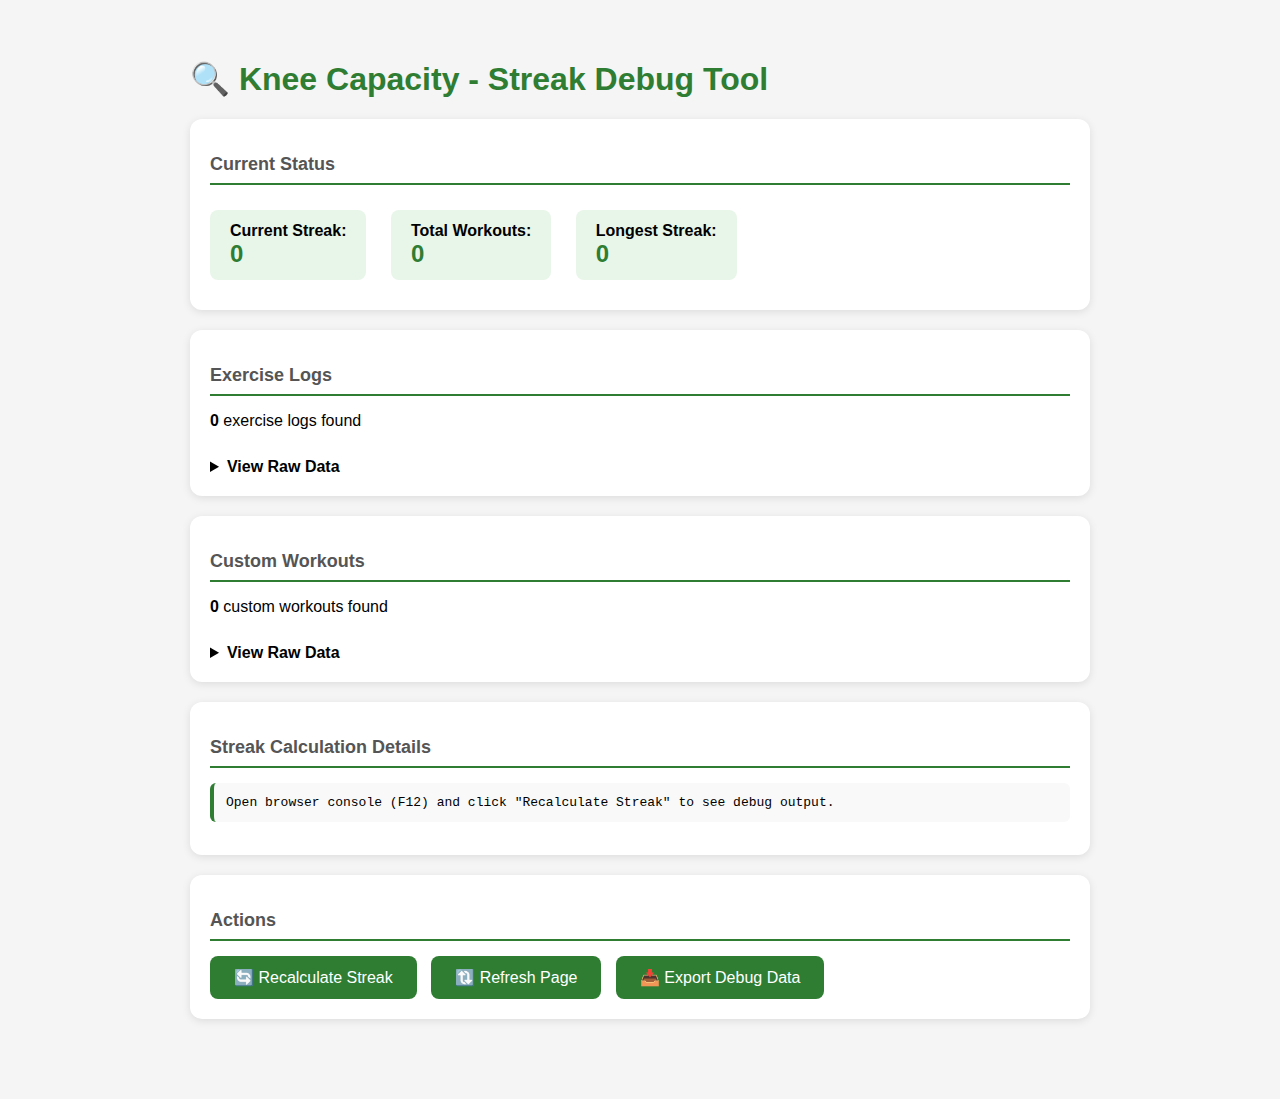
<file: debug-streak.html>
<!DOCTYPE html>
<html lang="en">
<head>
    <meta charset="UTF-8">
    <meta name="viewport" content="width=device-width, initial-scale=1.0">
    <title>Streak Debug Tool</title>
    <style>
        body {
            font-family: 'Segoe UI', Tahoma, Geneva, Verdana, sans-serif;
            max-width: 900px;
            margin: 40px auto;
            padding: 20px;
            background: #f5f5f5;
        }
        .card {
            background: white;
            padding: 20px;
            border-radius: 12px;
            margin-bottom: 20px;
            box-shadow: 0 2px 8px rgba(0,0,0,0.1);
        }
        h1 { color: #2E7D32; margin-top: 0; }
        h2 { color: #555; font-size: 18px; border-bottom: 2px solid #2E7D32; padding-bottom: 8px; }
        pre {
            background: #f9f9f9;
            padding: 12px;
            border-radius: 6px;
            overflow-x: auto;
            font-size: 13px;
            border-left: 4px solid #2E7D32;
        }
        .stat {
            display: inline-block;
            margin: 10px 20px 10px 0;
            padding: 12px 20px;
            background: #E8F5E9;
            border-radius: 8px;
            font-weight: 600;
        }
        .stat span {
            font-size: 24px;
            color: #2E7D32;
            display: block;
        }
        button {
            background: #2E7D32;
            color: white;
            border: none;
            padding: 12px 24px;
            border-radius: 8px;
            font-size: 16px;
            cursor: pointer;
            margin-right: 10px;
        }
        button:hover { background: #1B5E20; }
        .error { color: #d32f2f; font-weight: 600; }
        .success { color: #2E7D32; font-weight: 600; }
        .date-list {
            display: grid;
            grid-template-columns: repeat(auto-fill, minmax(120px, 1fr));
            gap: 8px;
            margin-top: 12px;
        }
        .date-item {
            background: #E3F2FD;
            padding: 8px;
            border-radius: 6px;
            text-align: center;
            font-size: 13px;
            font-weight: 600;
        }
    </style>
</head>
<body>
    <h1>🔍 Knee Capacity - Streak Debug Tool</h1>
    
    <div class="card">
        <h2>Current Status</h2>
        <div class="stat">
            Current Streak: <span id="current-streak">-</span>
        </div>
        <div class="stat">
            Total Workouts: <span id="total-workouts">-</span>
        </div>
        <div class="stat">
            Longest Streak: <span id="longest-streak">-</span>
        </div>
    </div>

    <div class="card">
        <h2>Exercise Logs</h2>
        <p id="exercise-count">-</p>
        <div id="exercise-dates" class="date-list"></div>
        <details style="margin-top: 12px;">
            <summary style="cursor: pointer; font-weight: 600;">View Raw Data</summary>
            <pre id="exercise-raw"></pre>
        </details>
    </div>

    <div class="card">
        <h2>Custom Workouts</h2>
        <p id="custom-count">-</p>
        <div id="custom-dates" class="date-list"></div>
        <details style="margin-top: 12px;">
            <summary style="cursor: pointer; font-weight: 600;">View Raw Data</summary>
            <pre id="custom-raw"></pre>
        </details>
    </div>

    <div class="card">
        <h2>Streak Calculation Details</h2>
        <pre id="streak-debug">Open browser console (F12) and click "Recalculate Streak" to see debug output.</pre>
    </div>

    <div class="card">
        <h2>Actions</h2>
        <button onclick="recalculateStreak()">🔄 Recalculate Streak</button>
        <button onclick="location.reload()">🔃 Refresh Page</button>
        <button onclick="exportDebugData()">📥 Export Debug Data</button>
    </div>

    <script>
        function loadDebugData() {
            // Load exercise logs
            const exerciseLogs = JSON.parse(localStorage.getItem('exerciseLogs') || '[]');
            document.getElementById('exercise-count').innerHTML = `<strong>${exerciseLogs.length}</strong> exercise logs found`;
            
            const exerciseDates = exerciseLogs.map(e => e.date || (e.timestamp ? e.timestamp.split('T')[0] : 'NO DATE'));
            const uniqueExerciseDates = [...new Set(exerciseDates)].sort().reverse();
            
            document.getElementById('exercise-dates').innerHTML = uniqueExerciseDates.map(d => 
                `<div class="date-item">${d}</div>`
            ).join('');
            document.getElementById('exercise-raw').textContent = JSON.stringify(exerciseLogs, null, 2);

            // Load custom workouts
            const customWorkouts = JSON.parse(localStorage.getItem('customWorkouts') || '[]');
            document.getElementById('custom-count').innerHTML = `<strong>${customWorkouts.length}</strong> custom workouts found`;
            
            const customDates = customWorkouts.map(w => w.date || (w.timestamp ? w.timestamp.split('T')[0] : 'NO DATE'));
            const uniqueCustomDates = [...new Set(customDates)].sort().reverse();
            
            document.getElementById('custom-dates').innerHTML = uniqueCustomDates.map(d => 
                `<div class="date-item">${d}</div>`
            ).join('');
            document.getElementById('custom-raw').textContent = JSON.stringify(customWorkouts, null, 2);

            // Load streak data
            const streak = localStorage.getItem('streak') || '0';
            const longestStreak = localStorage.getItem('longestStreak') || '0';
            
            document.getElementById('current-streak').textContent = streak;
            document.getElementById('total-workouts').textContent = exerciseLogs.length + customWorkouts.length;
            document.getElementById('longest-streak').textContent = longestStreak;

            // Check for issues
            const allDates = [...exerciseDates, ...customDates];
            const hasNoDates = allDates.some(d => d === 'NO DATE');
            
            if (hasNoDates) {
                document.getElementById('streak-debug').innerHTML = 
                    '<span class="error">⚠️ WARNING: Some workouts are missing date fields!</span>\n' +
                    'This will cause streak calculation to fail.\n' +
                    'Check the raw data above for entries without a "date" field.';
            }
        }

        function recalculateStreak() {
            console.clear();
            console.log('🔄 Manually recalculating streak...');
            
            // This will trigger the debug logging in data.js
            if (typeof DataManager !== 'undefined') {
                const newStreak = DataManager.updateStreak();
                console.log(`\n✅ Streak recalculated: ${newStreak}`);
                loadDebugData();
            } else {
                alert('DataManager not loaded. Open index.html first, then return to this debug page.');
            }
        }

        function exportDebugData() {
            const data = {
                exerciseLogs: JSON.parse(localStorage.getItem('exerciseLogs') || '[]'),
                customWorkouts: JSON.parse(localStorage.getItem('customWorkouts') || '[]'),
                streak: localStorage.getItem('streak'),
                longestStreak: localStorage.getItem('longestStreak'),
                timestamp: new Date().toISOString()
            };
            
            const blob = new Blob([JSON.stringify(data, null, 2)], { type: 'application/json' });
            const url = URL.createObjectURL(blob);
            const a = document.createElement('a');
            a.href = url;
            a.download = `streak-debug-${new Date().toISOString().split('T')[0]}.json`;
            a.click();
        }

        // Load data on page load
        loadDebugData();
    </script>
</body>
</html>
</file>
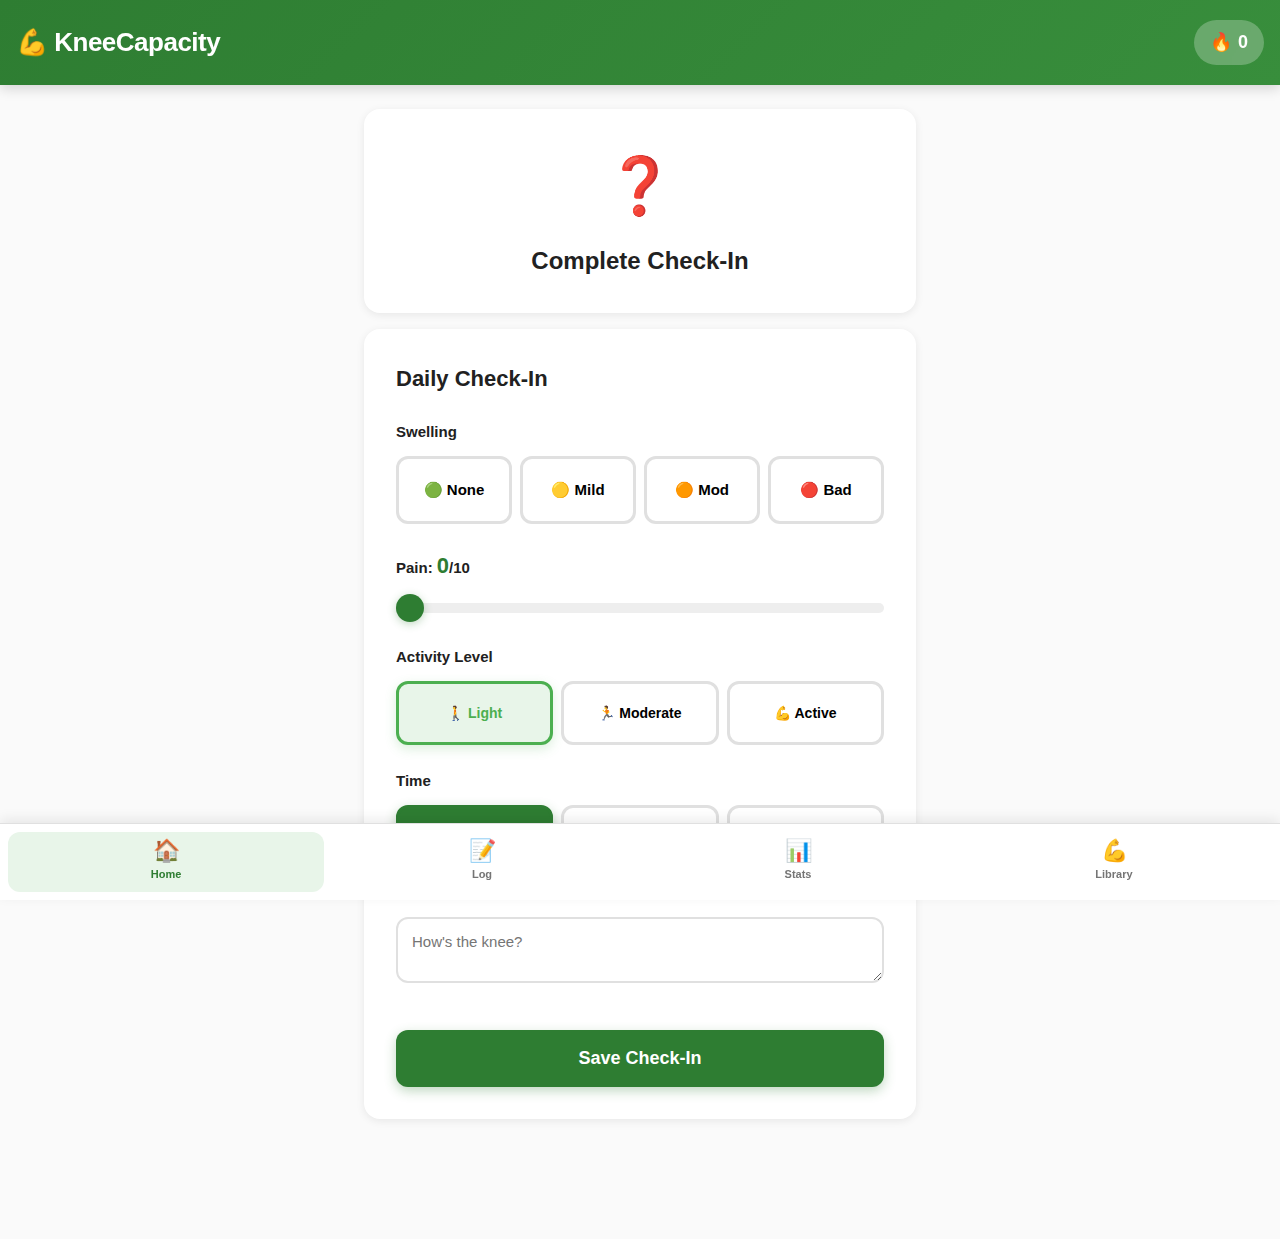
<file: index-test.html>
<!DOCTYPE html>
<html lang="en">
<head>
    <meta charset="UTF-8">
    <meta name="viewport" content="width=device-width, initial-scale=1.0">
    <title>KneeCapacity - Button Test</title>
    <link rel="stylesheet" href="styles.css">
    <link rel="stylesheet" href="toggle-fix.css">
</head>
<body>
    <header>
        <h1>💪 KneeCapacity</h1>
        <div class="streak-badge"><span>🔥</span><span id="streak-count">0</span></div>
    </header>

    <main id="app-content">
        <div id="home-view" class="view active">
            
            <section id="knee-status-card" class="status-card text-center">
                <div class="status-icon">❓</div>
                <h2>Complete Check-In</h2>
            </section>

            <section class="card">
                <h2>Daily Check-In</h2>
                
                <div class="form-group">
                    <label>Swelling</label>
                    <div class="swelling-group">
                        <button class="swelling-btn" data-level="none">🟢 None</button>
                        <button class="swelling-btn" data-level="mild">🟡 Mild</button>
                        <button class="swelling-btn" data-level="moderate">🟠 Mod</button>
                        <button class="swelling-btn" data-level="severe">🔴 Bad</button>
                    </div>
                </div>

                <div class="form-group">
                    <label>Pain: <span id="pain-value" class="value-display">0</span>/10</label>
                    <input type="range" id="pain-slider" min="0" max="10" value="0" class="slider">
                </div>

                <div class="form-group">
                    <label>Activity Level</label>
                    <div class="activity-group">
                        <button class="activity-level-btn active" data-level="light">🚶 Light</button>
                        <button class="activity-level-btn" data-level="moderate">🏃 Moderate</button>
                        <button class="activity-level-btn" data-level="active">💪 Active</button>
                    </div>
                </div>

                <div class="form-group">
                    <label>Time</label>
                    <div class="time-group">
                        <button class="time-btn active" data-time="morning">🌅 AM</button>
                        <button class="time-btn" data-time="afternoon">☀️ PM</button>
                        <button class="time-btn" data-time="evening">🌙 Eve</button>
                    </div>
                </div>

                <div class="form-group">
                    <label>Notes</label>
                    <textarea id="checkin-notes" rows="2" placeholder="How's the knee?"></textarea>
                </div>

                <button id="save-checkin" class="primary-button">Save Check-In</button>
            </section>

        </div>

        <div id="log-view" class="view">
            <h2>Log Workout</h2>
            
            <div class="toggle-container">
                <button id="toggle-exercises" class="toggle-btn active">💪 Exercises</button>
                <button id="toggle-custom" class="toggle-btn">🎯 Custom</button>
            </div>

            <div id="exercise-tiles">Exercise tiles here</div>
            <div id="custom-workout-tiles" style="display: none;">Custom tiles here</div>
        </div>

        <div id="history-view" class="view"><h2>Stats</h2></div>
        <div id="exercises-view" class="view"><h2>Library</h2></div>
    </main>

    <div id="measurement-modal" class="modal" style="display: none;">
        <div class="modal-content">
            <h2>Test Modal</h2>
            <button onclick="closeMeasurementModal()">Close</button>
        </div>
    </div>

    <nav id="bottom-nav">
        <button class="nav-btn active" data-view="home"><span class="nav-icon">🏠</span><span class="nav-label">Home</span></button>
        <button class="nav-btn" data-view="log"><span class="nav-icon">📝</span><span class="nav-label">Log</span></button>
        <button class="nav-btn" data-view="history"><span class="nav-icon">📊</span><span class="nav-label">Stats</span></button>
        <button class="nav-btn" data-view="exercises"><span class="nav-icon">💪</span><span class="nav-label">Library</span></button>
    </nav>

    <script src="data.js"></script>
    <script src="app-test.js"></script>
</body>
</html>
</file>
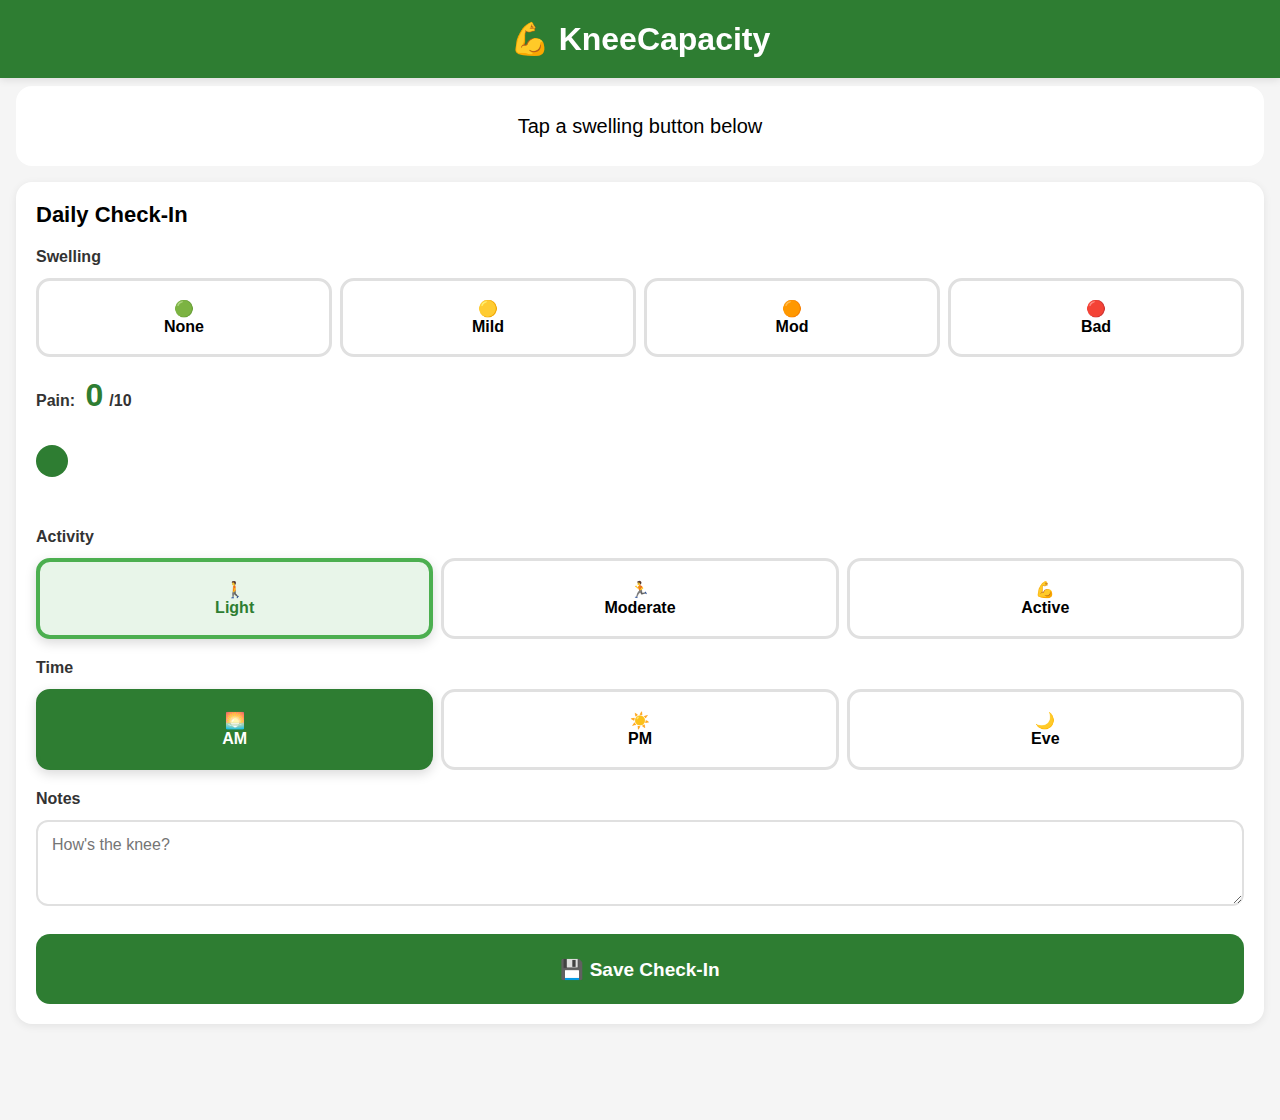
<file: simple.html>
<!DOCTYPE html>
<html lang="en">
<head>
    <meta charset="UTF-8">
    <meta name="viewport" content="width=device-width, initial-scale=1.0, maximum-scale=1.0, user-scalable=no">
    <title>KneeCapacity</title>
    <style>
        * { margin: 0; padding: 0; box-sizing: border-box; }
        body { 
            font-family: -apple-system, BlinkMacSystemFont, sans-serif; 
            background: #f5f5f5; 
            padding: 70px 0 80px 0;
            -webkit-user-select: none;
            user-select: none;
        }
        header { 
            position: fixed; top: 0; left: 0; right: 0; 
            background: #2E7D32; color: white; padding: 20px; 
            text-align: center; z-index: 100; box-shadow: 0 2px 8px rgba(0,0,0,0.1);
        }
        .card { background: white; margin: 16px; padding: 20px; border-radius: 16px; box-shadow: 0 2px 8px rgba(0,0,0,0.08); }
        h2 { margin-bottom: 20px; font-size: 22px; }
        label { display: block; font-weight: 700; margin: 20px 0 12px 0; font-size: 16px; color: #333; }
        
        .grid4 { display: grid; grid-template-columns: repeat(4, 1fr); gap: 8px; }
        .grid3 { display: grid; grid-template-columns: repeat(3, 1fr); gap: 8px; }
        
        button { 
            padding: 18px 10px; 
            background: #fff; 
            border: 3px solid #e0e0e0; 
            border-radius: 14px; 
            font-size: 16px; 
            font-weight: 700; 
            cursor: pointer; 
            min-height: 70px;
            -webkit-tap-highlight-color: rgba(0,0,0,0.1);
            touch-action: manipulation;
            font-family: inherit;
        }
        
        button:active { transform: scale(0.92); opacity: 0.8; }
        
        button.active { 
            border-width: 4px;
            box-shadow: 0 4px 12px rgba(0,0,0,0.15);
        }
        
        .none.active { background: #4CAF50; color: white; border-color: #4CAF50; }
        .mild.active { background: #FFC107; color: #333; border-color: #FFC107; }
        .mod.active { background: #FF9800; color: white; border-color: #FF9800; }
        .bad.active { background: #F44336; color: white; border-color: #F44336; }
        
        .light.active { background: #E8F5E9; border-color: #4CAF50; color: #2E7D32; }
        .moderate.active { background: #FFF3E0; border-color: #FF9800; color: #F57C00; }
        .hard.active { background: #FFEBEE; border-color: #F44336; color: #C62828; }
        
        .am.active, .pm.active, .eve.active { 
            background: #2E7D32; color: white; border-color: #2E7D32; 
        }
        
        input[type="range"] { 
            width: 100%; 
            height: 50px; 
            margin: 16px 0;
            -webkit-appearance: none;
            background: transparent;
        }
        
        input[type="range"]::-webkit-slider-track {
            height: 8px;
            background: #e0e0e0;
            border-radius: 4px;
        }
        
        input[type="range"]::-webkit-slider-thumb {
            -webkit-appearance: none;
            width: 32px;
            height: 32px;
            background: #2E7D32;
            border-radius: 50%;
            cursor: pointer;
            margin-top: -12px;
        }
        
        textarea { 
            width: 100%; 
            padding: 14px; 
            border: 2px solid #e0e0e0; 
            border-radius: 12px; 
            font: inherit; 
            font-size: 16px;
        }
        
        .big-save { 
            background: #2E7D32; 
            color: white; 
            width: 100%; 
            padding: 22px; 
            font-size: 19px; 
            border: none; 
            margin-top: 24px;
            border-radius: 14px;
        }
        
        .big-save:active { background: #1B5E20; }
        
        #result { 
            margin: 16px; 
            padding: 24px; 
            background: white; 
            border-radius: 16px; 
            text-align: center; 
            font-size: 20px;
            min-height: 80px;
            display: flex;
            align-items: center;
            justify-content: center;
        }
        
        .val { font-size: 32px; color: #2E7D32; font-weight: 800; margin: 0 6px; }
    </style>
</head>
<body>
    <header><h1>💪 KneeCapacity</h1></header>

    <div id="result">Tap a swelling button below</div>

    <div class="card">
        <h2>Daily Check-In</h2>
        
        <label>Swelling</label>
        <div class="grid4">
            <button class="none" ontouchstart="sel('swelling','none',this)" onclick="sel('swelling','none',this)">🟢<br>None</button>
            <button class="mild" ontouchstart="sel('swelling','mild',this)" onclick="sel('swelling','mild',this)">🟡<br>Mild</button>
            <button class="mod" ontouchstart="sel('swelling','moderate',this)" onclick="sel('swelling','moderate',this)">🟠<br>Mod</button>
            <button class="bad" ontouchstart="sel('swelling','severe',this)" onclick="sel('swelling','severe',this)">🔴<br>Bad</button>
        </div>

        <label>Pain: <span class="val" id="pval">0</span>/10</label>
        <input type="range" id="pain" min="0" max="10" value="0" 
               oninput="this.nextElementSibling.querySelector('.val').textContent=this.value; console.log('Pain:',this.value)">
        <div style="display:none"><span class="val">0</span></div>

        <label>Activity</label>
        <div class="grid3">
            <button class="light active" ontouchstart="sel('activity','light',this)" onclick="sel('activity','light',this)">🚶<br>Light</button>
            <button class="moderate" ontouchstart="sel('activity','moderate',this)" onclick="sel('activity','moderate',this)">🏃<br>Moderate</button>
            <button class="hard" ontouchstart="sel('activity','active',this)" onclick="sel('activity','active',this)">💪<br>Active</button>
        </div>

        <label>Time</label>
        <div class="grid3">
            <button class="am active" ontouchstart="sel('time','morning',this)" onclick="sel('time','morning',this)">🌅<br>AM</button>
            <button class="pm" ontouchstart="sel('time','afternoon',this)" onclick="sel('time','afternoon',this)">☀️<br>PM</button>
            <button class="eve" ontouchstart="sel('time','evening',this)" onclick="sel('time','evening',this)">🌙<br>Eve</button>
        </div>

        <label>Notes</label>
        <textarea id="notes" rows="3" placeholder="How's the knee?"></textarea>

        <button class="big-save" ontouchstart="this.style.opacity='0.8'" ontouchend="this.style.opacity='1';save()" onclick="save()">
            💾 Save Check-In
        </button>
    </div>

    <script>
        const state = { swelling: null, activity: 'light', time: 'morning' };

        function sel(type, val, btn) {
            console.log(type + ':', val);
            
            // Remove active from siblings
            const parent = btn.parentElement;
            parent.querySelectorAll('button').forEach(b => b.classList.remove('active'));
            
            // Add active to clicked
            btn.classList.add('active');
            
            // Update state
            state[type] = val;
            
            // Update display
            if (type === 'swelling') {
                document.getElementById('result').innerHTML = 
                    `Swelling: <span class="val">${val}</span>`;
            }
            
            return false; // Prevent any event bubbling
        }

        function save() {
            console.log('SAVE CLICKED');
            
            if (!state.swelling) {
                alert('⚠️ Select swelling');
                return false;
            }
            
            const data = {
                swelling: state.swelling,
                pain: parseInt(document.getElementById('pain').value) || 0,
                activity: state.activity,
                time: state.time,
                notes: document.getElementById('notes').value,
                date: new Date().toISOString().split('T')[0],
                timestamp: new Date().toISOString()
            };
            
            console.log('Saving:', JSON.stringify(data, null, 2));
            
            try {
                localStorage.setItem('check_in', JSON.stringify(data));
                console.log('✅ SAVED TO STORAGE');
                
                // Verify
                const verify = localStorage.getItem('check_in');
                console.log('Verified:', verify);
                
                alert('✅ Saved!\n\nSwelling: ' + data.swelling + '\nPain: ' + data.pain);
                
                document.getElementById('result').innerHTML = 
                    `✅ Saved! Swelling: <span class="val">${data.swelling}</span> Pain: <span class="val">${data.pain}</span>`;
                    
            } catch(e) {
                console.error('SAVE ERROR:', e);
                alert('❌ Error: ' + e.message);
            }
            
            return false;
        }

        // Test on load
        console.log('Testing localStorage...');
        try {
            localStorage.setItem('test', 'works');
            const test = localStorage.getItem('test');
            console.log('localStorage test:', test);
            if (test === 'works') {
                console.log('✅ localStorage WORKS');
            } else {
                console.error('❌ localStorage FAILED');
            }
        } catch(e) {
            console.error('❌ localStorage ERROR:', e);
            alert('⚠️ Storage blocked!\n\nGo to Settings → Safari\nTurn OFF: Prevent Cross-Site Tracking');
        }

        // Load existing
        const saved = localStorage.getItem('check_in');
        if (saved) {
            console.log('Found saved data:', saved);
            const data = JSON.parse(saved);
            document.getElementById('result').innerHTML = 
                `Last: <span class="val">${data.swelling}</span> pain <span class="val">${data.pain}</span>`;
        }
    </script>
</body>
</html>
</file>
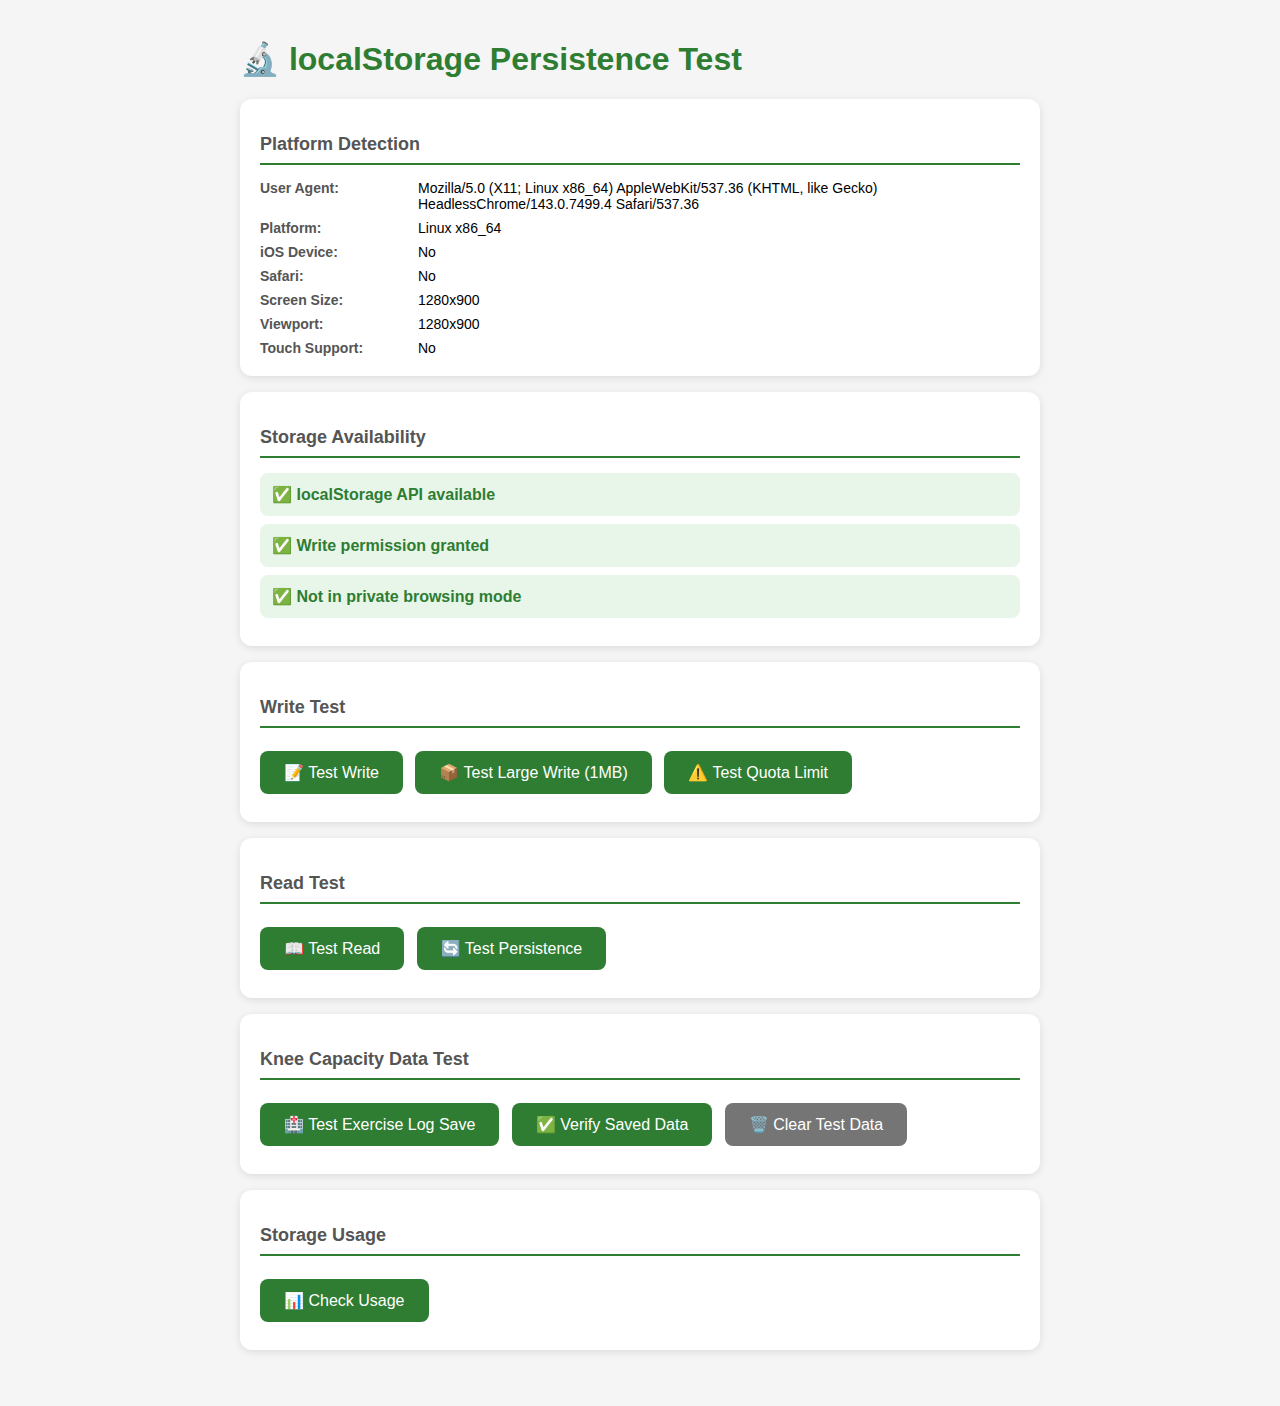
<file: test-storage.html>
<!DOCTYPE html>
<html lang="en">
<head>
    <meta charset="UTF-8">
    <meta name="viewport" content="width=device-width, initial-scale=1.0">
    <title>Storage Persistence Test</title>
    <style>
        body {
            font-family: -apple-system, BlinkMacSystemFont, 'Segoe UI', Roboto, sans-serif;
            max-width: 800px;
            margin: 20px auto;
            padding: 20px;
            background: #f5f5f5;
        }
        .card {
            background: white;
            padding: 20px;
            border-radius: 12px;
            margin-bottom: 16px;
            box-shadow: 0 2px 8px rgba(0,0,0,0.1);
        }
        h1 { color: #2E7D32; margin-top: 0; }
        h2 { font-size: 18px; color: #555; border-bottom: 2px solid #2E7D32; padding-bottom: 8px; }
        .status {
            padding: 12px;
            border-radius: 8px;
            margin: 8px 0;
            font-weight: 600;
        }
        .success { background: #E8F5E9; color: #2E7D32; }
        .error { background: #FFEBEE; color: #C62828; }
        .warning { background: #FFF3E0; color: #E65100; }
        .info { background: #E3F2FD; color: #1565C0; }
        button {
            background: #2E7D32;
            color: white;
            border: none;
            padding: 12px 24px;
            border-radius: 8px;
            font-size: 16px;
            cursor: pointer;
            margin: 8px 8px 8px 0;
        }
        button:hover { background: #1B5E20; }
        button.secondary {
            background: #757575;
        }
        button.secondary:hover { background: #616161; }
        pre {
            background: #f9f9f9;
            padding: 12px;
            border-radius: 6px;
            overflow-x: auto;
            font-size: 12px;
            border-left: 4px solid #2E7D32;
        }
        .test-result {
            margin: 8px 0;
            padding: 8px 12px;
            border-radius: 6px;
            font-size: 14px;
        }
        .platform-info {
            display: grid;
            grid-template-columns: 150px 1fr;
            gap: 8px;
            font-size: 14px;
        }
        .platform-info strong {
            color: #555;
        }
    </style>
</head>
<body>
    <h1>🔬 localStorage Persistence Test</h1>
    
    <div class="card">
        <h2>Platform Detection</h2>
        <div class="platform-info" id="platform-info"></div>
    </div>

    <div class="card">
        <h2>Storage Availability</h2>
        <div id="storage-status"></div>
    </div>

    <div class="card">
        <h2>Write Test</h2>
        <button onclick="testWrite()">📝 Test Write</button>
        <button onclick="testLargeWrite()">📦 Test Large Write (1MB)</button>
        <button onclick="testQuotaLimit()">⚠️ Test Quota Limit</button>
        <div id="write-results"></div>
    </div>

    <div class="card">
        <h2>Read Test</h2>
        <button onclick="testRead()">📖 Test Read</button>
        <button onclick="testPersistence()">🔄 Test Persistence</button>
        <div id="read-results"></div>
    </div>

    <div class="card">
        <h2>Knee Capacity Data Test</h2>
        <button onclick="testKneeCapacityData()">🏥 Test Exercise Log Save</button>
        <button onclick="verifyKneeCapacityData()">✅ Verify Saved Data</button>
        <button class="secondary" onclick="clearKneeCapacityData()">🗑️ Clear Test Data</button>
        <div id="kneecap-results"></div>
    </div>

    <div class="card">
        <h2>Storage Usage</h2>
        <button onclick="checkStorageUsage()">📊 Check Usage</button>
        <div id="usage-results"></div>
    </div>

    <script>
        // Platform Detection
        function detectPlatform() {
            const ua = navigator.userAgent;
            const platform = navigator.platform;
            const isIOS = /iPad|iPhone|iPod/.test(ua) && !window.MSStream;
            const isSafari = /^((?!chrome|android).)*safari/i.test(ua);
            const isPrivateMode = false; // Will be tested
            
            const info = {
                'User Agent': ua,
                'Platform': platform,
                'iOS Device': isIOS ? 'Yes ✅' : 'No',
                'Safari': isSafari ? 'Yes' : 'No',
                'Screen Size': `${window.screen.width}x${window.screen.height}`,
                'Viewport': `${window.innerWidth}x${window.innerHeight}`,
                'Touch Support': 'ontouchstart' in window ? 'Yes' : 'No'
            };
            
            const container = document.getElementById('platform-info');
            container.innerHTML = Object.entries(info).map(([key, val]) => 
                `<strong>${key}:</strong><span>${val}</span>`
            ).join('');
        }

        // Check localStorage availability
        function checkStorageAvailability() {
            const container = document.getElementById('storage-status');
            let html = '';
            
            try {
                // Test basic availability
                if (typeof(Storage) === "undefined") {
                    html += '<div class="status error">❌ localStorage not supported</div>';
                    container.innerHTML = html;
                    return false;
                }
                
                html += '<div class="status success">✅ localStorage API available</div>';
                
                // Test write permission
                const testKey = '__storage_test__';
                localStorage.setItem(testKey, 'test');
                localStorage.removeItem(testKey);
                html += '<div class="status success">✅ Write permission granted</div>';
                
                // Test private browsing (iOS Safari issue)
                try {
                    localStorage.setItem('test', '1');
                    localStorage.removeItem('test');
                    html += '<div class="status success">✅ Not in private browsing mode</div>';
                } catch (e) {
                    html += '<div class="status error">❌ Private browsing detected (localStorage disabled)</div>';
                }
                
                container.innerHTML = html;
                return true;
                
            } catch (e) {
                html += `<div class="status error">❌ Error: ${e.message}</div>`;
                container.innerHTML = html;
                return false;
            }
        }

        // Test Write
        function testWrite() {
            const container = document.getElementById('write-results');
            let html = '';
            
            try {
                const testData = {
                    timestamp: new Date().toISOString(),
                    test: 'write-test',
                    number: Math.random()
                };
                
                localStorage.setItem('test_write', JSON.stringify(testData));
                html += '<div class="test-result success">✅ Write successful</div>';
                html += `<pre>${JSON.stringify(testData, null, 2)}</pre>`;
                
            } catch (e) {
                html += `<div class="test-result error">❌ Write failed: ${e.message}</div>`;
            }
            
            container.innerHTML = html;
        }

        // Test Large Write (1MB)
        function testLargeWrite() {
            const container = document.getElementById('write-results');
            let html = '';
            
            try {
                // Create ~1MB of data
                const largeArray = Array(1000).fill(0).map((_, i) => ({
                    id: i,
                    data: 'x'.repeat(1000)
                }));
                
                const startTime = performance.now();
                localStorage.setItem('test_large', JSON.stringify(largeArray));
                const endTime = performance.now();
                
                const size = new Blob([JSON.stringify(largeArray)]).size;
                
                html += '<div class="test-result success">✅ Large write successful</div>';
                html += `<div class="test-result info">Size: ${(size / 1024).toFixed(2)} KB</div>`;
                html += `<div class="test-result info">Time: ${(endTime - startTime).toFixed(2)} ms</div>`;
                
                localStorage.removeItem('test_large');
                
            } catch (e) {
                html += `<div class="test-result error">❌ Large write failed: ${e.message}</div>`;
                if (e.name === 'QuotaExceededError') {
                    html += '<div class="test-result warning">⚠️ Storage quota exceeded</div>';
                }
            }
            
            container.innerHTML = html;
        }

        // Test Quota Limit
        function testQuotaLimit() {
            const container = document.getElementById('write-results');
            let html = '';
            
            try {
                let totalSize = 0;
                const chunkSize = 100000; // 100KB chunks
                let i = 0;
                
                while (true) {
                    const data = 'x'.repeat(chunkSize);
                    localStorage.setItem(`quota_test_${i}`, data);
                    totalSize += chunkSize;
                    i++;
                    
                    if (i > 100) break; // Safety limit
                }
                
            } catch (e) {
                html += `<div class="test-result warning">⚠️ Quota limit reached at ~${(totalSize / 1024 / 1024).toFixed(2)} MB</div>`;
                
                // Clean up
                for (let j = 0; j < i; j++) {
                    localStorage.removeItem(`quota_test_${j}`);
                }
            }
            
            container.innerHTML = html;
        }

        // Test Read
        function testRead() {
            const container = document.getElementById('read-results');
            let html = '';
            
            try {
                const data = localStorage.getItem('test_write');
                if (data) {
                    html += '<div class="test-result success">✅ Read successful</div>';
                    html += `<pre>${JSON.stringify(JSON.parse(data), null, 2)}</pre>`;
                } else {
                    html += '<div class="test-result warning">⚠️ No test data found. Run "Test Write" first.</div>';
                }
                
            } catch (e) {
                html += `<div class="test-result error">❌ Read failed: ${e.message}</div>`;
            }
            
            container.innerHTML = html;
        }

        // Test Persistence
        function testPersistence() {
            const container = document.getElementById('read-results');
            let html = '';
            
            const persistenceKey = 'persistence_test';
            const existingData = localStorage.getItem(persistenceKey);
            
            if (existingData) {
                const data = JSON.parse(existingData);
                const now = new Date();
                const saved = new Date(data.timestamp);
                const diff = (now - saved) / 1000 / 60; // minutes
                
                html += '<div class="test-result success">✅ Data persisted across sessions!</div>';
                html += `<div class="test-result info">Saved: ${saved.toLocaleString()}</div>`;
                html += `<div class="test-result info">Age: ${diff.toFixed(1)} minutes</div>`;
                html += `<div class="test-result info">Counter: ${data.counter}</div>`;
                
                // Increment counter
                data.counter++;
                data.lastAccess = now.toISOString();
                localStorage.setItem(persistenceKey, JSON.stringify(data));
                
            } else {
                const data = {
                    timestamp: new Date().toISOString(),
                    counter: 1,
                    lastAccess: new Date().toISOString()
                };
                localStorage.setItem(persistenceKey, JSON.stringify(data));
                html += '<div class="test-result info">📝 Persistence test initialized. Reload this page to verify.</div>';
            }
            
            container.innerHTML = html;
        }

        // Test Knee Capacity Data
        function testKneeCapacityData() {
            const container = document.getElementById('kneecap-results');
            let html = '';
            
            try {
                // Simulate saving an exercise log
                const exerciseLogs = JSON.parse(localStorage.getItem('exerciseLogs_test') || '[]');
                
                const newLog = {
                    id: Date.now().toString(),
                    timestamp: new Date().toISOString(),
                    date: new Date().toISOString().split('T')[0],
                    exerciseId: 'spanish-squat',
                    exerciseName: 'Spanish Squat (Isometric)',
                    setsCompleted: 4,
                    repsCompleted: 1,
                    holdTime: 45,
                    weightUsed: 0,
                    rpe: 6,
                    painDuringExercise: 2,
                    notes: 'Test exercise log'
                };
                
                exerciseLogs.push(newLog);
                localStorage.setItem('exerciseLogs_test', JSON.stringify(exerciseLogs));
                
                html += '<div class="test-result success">✅ Exercise log saved successfully</div>';
                html += '<div class="test-result info">Total logs: ' + exerciseLogs.length + '</div>';
                html += `<pre>${JSON.stringify(newLog, null, 2)}</pre>`;
                
            } catch (e) {
                html += `<div class="test-result error">❌ Save failed: ${e.message}</div>`;
            }
            
            container.innerHTML = html;
        }

        // Verify Knee Capacity Data
        function verifyKneeCapacityData() {
            const container = document.getElementById('kneecap-results');
            let html = '';
            
            try {
                const exerciseLogs = JSON.parse(localStorage.getItem('exerciseLogs_test') || '[]');
                
                if (exerciseLogs.length === 0) {
                    html += '<div class="test-result warning">⚠️ No test data found. Run "Test Exercise Log Save" first.</div>';
                } else {
                    html += '<div class="test-result success">✅ Data verified - ' + exerciseLogs.length + ' logs found</div>';
                    
                    // Check for date fields
                    const hasDateFields = exerciseLogs.every(log => log.date);
                    if (hasDateFields) {
                        html += '<div class="test-result success">✅ All logs have date fields</div>';
                    } else {
                        html += '<div class="test-result error">❌ Some logs missing date fields</div>';
                    }
                    
                    // Show unique dates
                    const dates = [...new Set(exerciseLogs.map(log => log.date))].sort().reverse();
                    html += '<div class="test-result info">Unique dates: ' + dates.join(', ') + '</div>';
                    
                    html += `<pre>${JSON.stringify(exerciseLogs, null, 2)}</pre>`;
                }
                
            } catch (e) {
                html += `<div class="test-result error">❌ Verification failed: ${e.message}</div>`;
            }
            
            container.innerHTML = html;
        }

        // Clear Test Data
        function clearKneeCapacityData() {
            if (confirm('Clear all test data?')) {
                localStorage.removeItem('exerciseLogs_test');
                localStorage.removeItem('test_write');
                localStorage.removeItem('persistence_test');
                document.getElementById('kneecap-results').innerHTML = 
                    '<div class="test-result info">✅ Test data cleared</div>';
            }
        }

        // Check Storage Usage
        function checkStorageUsage() {
            const container = document.getElementById('usage-results');
            let html = '';
            
            try {
                let totalSize = 0;
                const items = [];
                
                for (let key in localStorage) {
                    if (localStorage.hasOwnProperty(key)) {
                        const value = localStorage.getItem(key);
                        const size = new Blob([value]).size;
                        totalSize += size;
                        items.push({ key, size });
                    }
                }
                
                items.sort((a, b) => b.size - a.size);
                
                html += `<div class="test-result info">Total items: ${items.length}</div>`;
                html += `<div class="test-result info">Total size: ${(totalSize / 1024).toFixed(2)} KB</div>`;
                html += '<h3 style="margin-top: 16px;">Largest Items:</h3>';
                
                items.slice(0, 10).forEach(item => {
                    html += `<div class="test-result">${item.key}: ${(item.size / 1024).toFixed(2)} KB</div>`;
                });
                
            } catch (e) {
                html += `<div class="test-result error">❌ Error: ${e.message}</div>`;
            }
            
            container.innerHTML = html;
        }

        // Run on load
        detectPlatform();
        checkStorageAvailability();
    </script>
</body>
</html>
</file>
<file: styles.css>
/* KneeCapacity - Enhanced Analytics Design */

* { box-sizing: border-box; margin: 0; padding: 0; }

:root {
    --green: #4CAF50;
    --yellow: #FFC107;
    --orange: #FF9800;
    --red: #F44336;
    --primary: #2E7D32;
    --primary-dark: #1B5E20;
    --gray-50: #FAFAFA;
    --gray-100: #F5F5F5;
    --gray-200: #EEEEEE;
    --gray-300: #E0E0E0;
    --gray-600: #757575;
    --gray-700: #616161;
    --gray-900: #212121;
}

body {
    font-family: -apple-system, BlinkMacSystemFont, 'Segoe UI', Roboto, sans-serif;
    background: var(--gray-50);
    color: var(--gray-900);
    padding-bottom: 80px;
    line-height: 1.6;
}

header {
    background: linear-gradient(135deg, var(--primary) 0%, #388E3C 100%);
    color: white;
    padding: 20px 16px;
    display: flex;
    justify-content: space-between;
    align-items: center;
    box-shadow: 0 4px 12px rgba(0,0,0,0.15);
    position: sticky;
    top: 0;
    z-index: 100;
}

header h1 { font-size: 26px; font-weight: 800; letter-spacing: -0.5px; }

.streak-badge {
    display: flex;
    align-items: center;
    background: rgba(255, 255, 255, 0.25);
    padding: 8px 16px;
    border-radius: 24px;
    font-weight: 700;
    gap: 6px;
    font-size: 18px;
    backdrop-filter: blur(10px);
}

main { padding: 16px; max-width: 600px; margin: 0 auto; }

.view { display: none; }
.view.active { display: block; animation: fadeIn 0.3s ease; }

@keyframes fadeIn {
    from { opacity: 0; transform: translateY(10px); }
    to { opacity: 1; transform: translateY(0); }
}

.view-header {
    display: flex;
    justify-content: space-between;
    align-items: center;
    margin-bottom: 16px;
}

.view-header h2 {
    font-size: 28px;
    font-weight: 800;
    color: var(--gray-900);
}

.card, .status-card {
    background: white;
    border-radius: 16px;
    padding: 24px;
    margin-bottom: 16px;
    box-shadow: 0 2px 8px rgba(0,0,0,0.08);
}

.card h2, .card h3 { 
    font-size: 22px; 
    font-weight: 700;
    margin-bottom: 16px;
    color: var(--gray-900);
}

/* Traffic Light Status */
.status-card {
    transition: transform 0.2s cubic-bezier(0.175, 0.885, 0.32, 1.275);
}
.status-card:active {
    transform: scale(0.98);
}
.status-green { 
    border-left: 6px solid var(--green);
    background: linear-gradient(to right, rgba(76, 175, 80, 0.08), white);
}
.status-yellow { 
    border-left: 6px solid var(--yellow);
    background: linear-gradient(to right, rgba(255, 193, 7, 0.08), white);
}
.status-red { 
    border-left: 6px solid var(--red);
    background: linear-gradient(to right, rgba(244, 67, 54, 0.08), white);
}
.status-unknown { border-left: 6px solid var(--gray-300); }
.status-ready { border-left: 6px solid var(--primary); }
.status-resting { border-left: 6px solid var(--orange); }

.status-icon { font-size: 56px; margin-bottom: 12px; }

.time-remaining {
    font-size: 40px;
    font-weight: 800;
    color: var(--orange);
    margin: 12px 0;
    font-variant-numeric: tabular-nums;
}

/* Stats Grid */
.stats-grid {
    display: grid;
    grid-template-columns: repeat(2, 1fr);
    gap: 12px;
    margin-bottom: 20px;
}

.stat-card {
    background: linear-gradient(135deg, var(--primary), #43A047);
    color: white;
    padding: 20px;
    border-radius: 16px;
    text-align: center;
    box-shadow: 0 4px 12px rgba(46, 125, 50, 0.3);
}

.stat-value {
    font-size: 36px;
    font-weight: 800;
    line-height: 1;
    margin-bottom: 6px;
}

.stat-label {
    font-size: 13px;
    font-weight: 600;
    opacity: 0.9;
    text-transform: uppercase;
    letter-spacing: 0.5px;
}

/* Timer */
.timer-display {
    font-size: 72px;
    font-weight: 800;
    text-align: center;
    margin: 32px 0;
    color: var(--primary);
    font-variant-numeric: tabular-nums;
    letter-spacing: -2px;
}

.progress-bar {
    width: 100%;
    height: 12px;
    background: var(--gray-200);
    border-radius: 6px;
    overflow: hidden;
    margin: 20px 0;
}

.progress-fill {
    height: 100%;
    background: linear-gradient(90deg, var(--primary) 0%, #66BB6A 100%);
    transition: width 0.3s ease;
    width: 0%;
    border-radius: 6px;
}

.timer-info {
    text-align: center;
    font-size: 14px;
    color: var(--gray-600);
}

/* Buttons */
.button-group { display: flex; gap: 8px; margin: 16px 0; }

@keyframes bubblePop {
    0% { transform: scale(1); }
    40% { transform: scale(1.08); }
    100% { transform: scale(1.05); }
}

.preset-btn {
    flex: 1;
    padding: 14px;
    background: white;
    border: 2px solid var(--gray-300);
    border-radius: 12px;
    font-size: 16px;
    font-weight: 700;
    color: var(--gray-600);
    cursor: pointer;
    transition: all 0.2s cubic-bezier(0.175, 0.885, 0.32, 1.275);
    min-height: 52px;
}

.preset-btn:hover {
    border-color: var(--primary);
    background: #F1F8E9;
    transform: translateY(-2px);
}

.preset-btn:active {
    transform: scale(0.92);
}

.preset-btn.active {
    background: var(--primary);
    color: white;
    border-color: var(--primary);
    box-shadow: 0 4px 12px rgba(46, 125, 50, 0.3);
    animation: bubblePop 0.3s forwards;
}

.primary-button {
    background: var(--primary);
    color: white;
    border: none;
    border-radius: 12px;
    padding: 18px;
    font-size: 18px;
    font-weight: 700;
    width: 100%;
    margin-top: 16px;
    cursor: pointer;
    min-height: 56px;
    transition: all 0.2s cubic-bezier(0.175, 0.885, 0.32, 1.275);
    box-shadow: 0 4px 12px rgba(46, 125, 50, 0.3);
}

.primary-button:hover {
    background: var(--primary-dark);
    transform: translateY(-3px);
    box-shadow: 0 6px 20px rgba(46, 125, 50, 0.4);
}

.primary-button:active {
    transform: scale(0.96);
}

.secondary-button {
    background: white;
    color: var(--primary);
    border: 2px solid var(--primary);
    border-radius: 12px;
    padding: 14px;
    font-size: 16px;
    font-weight: 700;
    width: 100%;
    margin-top: 16px;
    cursor: pointer;
    transition: all 0.2s;
}

.secondary-button:active {
    transform: scale(0.96);
}

/* Swelling Buttons */
.swelling-group { gap: 8px; }

.swelling-btn {
    flex: 1;
    padding: 10px 6px;
    background: white;
    border: 2px solid var(--gray-300);
    border-radius: 12px;
    font-weight: 700;
    cursor: pointer;
    min-height: 68px;
    transition: all 0.2s cubic-bezier(0.175, 0.885, 0.32, 1.275);
    display: flex;
    flex-direction: column;
    align-items: center;
    justify-content: center;
    gap: 4px;
}

.swelling-btn:active {
    transform: scale(0.9);
}

.btn-icon { font-size: 26px; line-height: 1; }
.btn-label { font-size: 11px; }

.swelling-btn[data-level="none"].active {
    background: var(--green);
    color: white;
    border-color: var(--green);
    box-shadow: 0 4px 15px rgba(76, 175, 80, 0.4);
    animation: bubblePop 0.3s forwards;
}

.swelling-btn[data-level="mild"].active {
    background: var(--yellow);
    color: var(--gray-900);
    border-color: var(--yellow);
    box-shadow: 0 4px 15px rgba(255, 193, 7, 0.4);
    animation: bubblePop 0.3s forwards;
}

.swelling-btn[data-level="moderate"].active {
    background: var(--orange);
    color: white;
    border-color: var(--orange);
    box-shadow: 0 4px 15px rgba(255, 152, 0, 0.4);
    animation: bubblePop 0.3s forwards;
}

.swelling-btn[data-level="severe"].active {
    background: var(--red);
    color: white;
    border-color: var(--red);
    box-shadow: 0 4px 15px rgba(244, 67, 54, 0.4);
    animation: bubblePop 0.3s forwards;
}

/* Forms */
.form-group { margin: 24px 0; }

.form-group label {
    display: block;
    font-weight: 700;
    margin-bottom: 12px;
    color: var(--gray-900);
    font-size: 15px;
}

.value-display {
    color: var(--primary);
    font-size: 22px;
    font-weight: 800;
}

.slider {
    width: 100%;
    height: 10px;
    background: var(--gray-200);
    border-radius: 5px;
    -webkit-appearance: none;
}

.slider::-webkit-slider-thumb {
    -webkit-appearance: none;
    width: 28px;
    height: 28px;
    border-radius: 50%;
    background: var(--primary);
    cursor: pointer;
    box-shadow: 0 2px 8px rgba(46, 125, 50, 0.3);
}

.slider::-moz-range-thumb {
    width: 28px;
    height: 28px;
    border-radius: 50%;
    background: var(--primary);
    cursor: pointer;
    border: none;
    box-shadow: 0 2px 8px rgba(46, 125, 50, 0.3);
}

.rpe-labels {
    display: flex;
    justify-content: space-between;
    font-size: 12px;
    color: var(--gray-600);
    margin-top: 8px;
}

/* Activity Chips */
.activity-grid {
    display: grid;
    grid-template-columns: repeat(2, 1fr);
    gap: 8px;
}

.activity-chip {
    position: relative;
    cursor: pointer;
}

.activity-chip input {
    position: absolute;
    opacity: 0;
}

.chip-content {
    display: flex;
    align-items: center;
    justify-content: center;
    padding: 14px;
    background: var(--gray-100);
    border: 2px solid var(--gray-300);
    border-radius: 12px;
    font-weight: 600;
    font-size: 14px;
    min-height: 52px;
    transition: all 0.2s;
}

.activity-chip input:checked + .chip-content {
    background: var(--primary);
    color: white;
    border-color: var(--primary);
    box-shadow: 0 4px 12px rgba(46, 125, 50, 0.3);
    transform: scale(1.02);
}

textarea {
    width: 100%;
    padding: 14px;
    border: 2px solid var(--gray-300);
    border-radius: 12px;
    font-size: 15px;
    font-family: inherit;
    resize: vertical;
}

textarea:focus {
    outline: none;
    border-color: var(--primary);
    box-shadow: 0 0 0 3px rgba(46, 125, 50, 0.1);
}

/* Exercise Tiles */
.exercise-tiles {
    display: grid;
    grid-template-columns: repeat(2, 1fr);
    gap: 12px;
    margin-bottom: 20px;
}

#log-sections {
    display: flex;
    flex-direction: column;
    gap: 16px;
}

#log-sections .card {
    margin-bottom: 0;
}

.custom-toggle-button {
    margin-top: 0;
    display: flex;
    align-items: center;
    justify-content: space-between;
}

.like-controls {
    margin-bottom: 16px;
    display: flex;
    flex-direction: column;
    gap: 8px;
}

.like-label {
    font-size: 14px;
    font-weight: 700;
    color: var(--gray-700);
}

.like-buttons {
    display: flex;
    gap: 8px;
}

.like-button {
    width: auto;
    margin-top: 0;
    padding: 8px 12px;
    font-size: 14px;
}

.like-button.active {
    background: var(--primary);
    color: white;
    border-color: var(--primary);
}

.like-toggle,
.dislike-toggle {
    border: 2px solid var(--gray-300);
    background: white;
    border-radius: 12px;
    width: 36px;
    height: 36px;
    display: flex;
    align-items: center;
    justify-content: center;
    font-size: 18px;
    transition: all 0.2s;
}

.like-toggle:not(.liked) {
    opacity: 0.35;
}

.like-toggle.liked {
    border-color: var(--primary);
    background: #E8F5E9;
    opacity: 1;
}

.exercise-tile {
    background: white;
    border: 2px solid var(--gray-300);
    border-radius: 16px;
    padding: 16px;
    cursor: pointer;
    transition: all 0.25s cubic-bezier(0.4, 0, 0.2, 1);
    min-height: 130px;
    display: flex;
    flex-direction: column;
    justify-content: flex-start;
}

.exercise-tile:hover {
    border-color: var(--primary);
    transform: translateY(-2px);
    box-shadow: 0 8px 16px rgba(0,0,0,0.12);
}

.exercise-tile.expanded {
    grid-column: 1 / -1;
    border-color: var(--primary);
    box-shadow: 0 8px 20px rgba(46, 125, 50, 0.2);
}

.exercise-tile.not-recommended {
    opacity: 1;
    filter: none;
}

.exercise-tile.favorite-tile {
    border-color: #FFD700;
    background: linear-gradient(to bottom right, #FFFDF0, white);
}

.exercise-tile.favorite-tile:hover {
    border-color: #FFC107;
}

/* Disliked exercise styling */
.exercise-tile.disliked-tile {
    opacity: 0.5;
    filter: grayscale(0.6);
}

.exercise-tile.disliked-tile:hover {
    opacity: 0.7;
}

.dislike-toggle {
    font-size: 16px;
    padding: 4px 8px;
    border: none;
    background: transparent;
    cursor: pointer;
    border-radius: 6px;
    transition: all 0.2s;
    width: 36px;
    height: 36px;
    display: flex;
    align-items: center;
    justify-content: center;
}

.dislike-toggle:hover {
    background: var(--gray-100);
}

.dislike-toggle.active {
    background: var(--gray-300);
    opacity: 1;
}

.tile-header {
    width: 100%;
}

.tile-details {
    max-height: 0;
    overflow: hidden;
    opacity: 0;
    transition: max-height 0.3s cubic-bezier(0.4, 0, 0.2, 1), 
                opacity 0.25s ease;
}

.exercise-tile.expanded .tile-details {
    max-height: 1000px;
    opacity: 1;
}

.plus-log-btn {
    transition: all 0.2s;
    cursor: pointer;
}

.plus-log-btn:hover {
    transform: scale(1.1);
    box-shadow: 0 4px 12px rgba(46, 125, 50, 0.4);
}

.plus-log-btn:active {
    transform: scale(0.95);
}

.tile-icon {
    font-size: 36px;
    margin-bottom: 10px;
    line-height: 1;
}

.tile-name {
    font-weight: 700;
    font-size: 14px;
    color: var(--gray-900);
    line-height: 1.3;
    margin-bottom: 8px;
}

.tile-meta {
    font-size: 12px;
    color: var(--gray-600);
    font-weight: 600;
    margin-bottom: 6px;
}

.tile-phase-badge {
    display: inline-block;
    padding: 3px 8px;
    border-radius: 6px;
    font-size: 10px;
    font-weight: 700;
    text-transform: uppercase;
    letter-spacing: 0.5px;
}

.badge-calm { background: rgba(76, 175, 80, 0.2); color: var(--green); }
.badge-build { background: rgba(255, 193, 7, 0.2); color: #F57C00; }
.badge-prime { background: rgba(244, 67, 54, 0.2); color: var(--red); }

/* Mode Badge */
.mode-badge {
    padding: 6px 14px;
    border-radius: 20px;
    font-size: 13px;
    font-weight: 700;
    letter-spacing: 0.5px;
}

.mode-green { background: var(--green); color: white; }
.mode-yellow { background: var(--yellow); color: var(--gray-900); }
.mode-red { background: var(--red); color: white; }

/* Stepper Controls */
.input-stepper {
    display: flex;
    align-items: center;
    justify-content: space-between;
    background: var(--gray-100);
    border: 2px solid var(--gray-300);
    border-radius: 12px;
    padding: 4px;
    min-height: 52px;
}

.input-stepper button {
    width: 44px;
    height: 44px;
    border: none;
    background: white;
    border-radius: 8px;
    font-size: 20px;
    font-weight: 700;
    color: var(--primary);
    cursor: pointer;
    display: flex;
    align-items: center;
    justify-content: center;
    box-shadow: 0 2px 4px rgba(0,0,0,0.05);
    transition: all 0.1s cubic-bezier(0.175, 0.885, 0.32, 1.275);
}

.input-stepper button:active {
    transform: scale(0.9);
    background: var(--gray-200);
}

.input-stepper input {
    width: 100%;
    border: none;
    background: transparent;
    text-align: center;
    font-size: 18px;
    font-weight: 800;
    color: var(--gray-900);
    -moz-appearance: textfield;
}

.input-stepper input::-webkit-outer-spin-button,
.input-stepper input::-webkit-inner-spin-button {
    -webkit-appearance: none;
    margin: 0;
}

/* Enhanced Bubble Pop */
@keyframes bubblePop {
    0% { transform: scale(1); }
    30% { transform: scale(0.92); }
    60% { transform: scale(1.1); }
    100% { transform: scale(1.05); }
}

.preset-btn, .swelling-btn, .nav-btn, .primary-button, .secondary-button, .chip-content, .exercise-tile {
    -webkit-tap-highlight-color: transparent;
}

.primary-button:active, .secondary-button:active, .swelling-btn:active, .exercise-tile:active {
    animation: bubblePop 0.3s cubic-bezier(0.175, 0.885, 0.32, 1.275) forwards;
}

/* Thumb-friendly Navigation */
#bottom-nav {
    padding-bottom: env(safe-area-inset-bottom, 12px);
    height: auto;
    min-height: 70px;
}

.nav-btn {
    min-height: 56px;
    padding: 10px 4px;
}

/* Mobile Viewport Optimizations */
@media (max-width: 375px) {
    .exercise-tiles {
        grid-template-columns: repeat(2, 1fr);
        gap: 8px;
    }
    
    .exercise-tile {
        padding: 12px;
        min-height: 110px;
    }
    
    .tile-icon {
        font-size: 28px;
    }
    
    .tile-name {
        font-size: 13px;
    }
}

/* Log Form */
.log-form {
    animation: slideUp 0.3s ease;
}

@keyframes slideUp {
    from { opacity: 0; transform: translateY(20px); }
    to { opacity: 1; transform: translateY(0); }
}

.form-header {
    display: flex;
    justify-content: space-between;
    align-items: center;
    margin-bottom: 20px;
    padding-bottom: 16px;
    border-bottom: 2px solid var(--gray-200);
}

.close-btn {
    width: 36px;
    height: 36px;
    border-radius: 50%;
    border: none;
    background: var(--gray-200);
    font-size: 28px;
    line-height: 1;
    cursor: pointer;
    color: var(--gray-600);
    transition: all 0.2s;
}

.close-btn:hover {
    background: var(--red);
    color: white;
    transform: rotate(90deg);
}

/* Exercise Log Items */
.exercise-log-item {
    background: linear-gradient(to right, rgba(46, 125, 50, 0.05), white);
    padding: 16px;
    border-radius: 12px;
    margin-bottom: 10px;
    border-left: 4px solid var(--primary);
}

/* Charts */
.chart-row {
    display: flex;
    align-items: flex-end;
    height: 160px;
    gap: 4px;
    margin: 20px 0;
    padding: 0 4px 35px 4px;
    border-bottom: 2px solid var(--gray-300);
    position: relative;
}

.chart-bar {
    flex: 1;
    background: var(--primary);
    border-radius: 6px 6px 0 0;
    transition: all 0.3s;
    position: relative;
    cursor: pointer;
    min-height: 8px;
}

.chart-bar:hover {
    opacity: 0.8;
    transform: translateY(-3px);
}

.chart-label {
    position: absolute;
    bottom: -28px;
    left: 50%;
    transform: translateX(-50%);
    font-size: 11px;
    color: var(--gray-600);
    font-weight: 700;
}

.chart-value {
    position: absolute;
    top: -22px;
    left: 50%;
    transform: translateX(-50%);
    font-size: 11px;
    font-weight: 800;
    color: var(--gray-900);
    background: white;
    padding: 2px 6px;
    border-radius: 4px;
    white-space: nowrap;
}

/* History */
.filter-buttons { 
    display: flex; 
    gap: 8px; 
    margin-bottom: 20px;
}

.filter-btn {
    flex: 1;
    padding: 12px;
    background: white;
    border: 2px solid var(--gray-300);
    border-radius: 12px;
    font-size: 14px;
    font-weight: 700;
    cursor: pointer;
}

.filter-btn.active {
    background: var(--primary);
    color: white;
    border-color: var(--primary);
}

.history-list { display: flex; flex-direction: column; gap: 12px; }

.history-item {
    background: white;
    padding: 18px;
    border-radius: 12px;
    border-left: 6px solid var(--gray-300);
}

.history-item.swelling-none { border-left-color: var(--green); }
.history-item.swelling-mild { border-left-color: var(--yellow); }
.history-item.swelling-moderate { border-left-color: var(--orange); }
.history-item.swelling-severe { border-left-color: var(--red); }

.history-date { 
    font-weight: 800; 
    margin-bottom: 10px; 
    font-size: 16px;
}

/* Phase Tabs */
.phase-tabs {
    display: flex;
    gap: 8px;
    margin-bottom: 20px;
    overflow-x: auto;
    padding-bottom: 4px;
}

.phase-tab {
    padding: 10px 16px;
    background: white;
    border: 2px solid var(--gray-300);
    border-radius: 24px;
    font-size: 14px;
    font-weight: 700;
    cursor: pointer;
    white-space: nowrap;
    transition: all 0.2s;
}

.phase-tab.active {
    background: var(--primary);
    color: white;
    border-color: var(--primary);
}

/* Exercise Library */
.exercise-card {
    background: white;
    padding: 24px;
    margin-bottom: 16px;
    border-radius: 16px;
    border-left: 6px solid var(--primary);
    box-shadow: 0 2px 8px rgba(0,0,0,0.06);
}

.exercise-card h3 { 
    color: var(--primary); 
    font-size: 20px;
    font-weight: 800;
}

.exercise-category {
    color: var(--gray-600);
    font-size: 13px;
    font-weight: 700;
    text-transform: uppercase;
    letter-spacing: 0.5px;
}

.duration-badge {
    background: #E8F5E9;
    color: var(--primary);
    padding: 6px 12px;
    border-radius: 8px;
    display: inline-block;
    font-weight: 700;
    font-size: 12px;
}

.tempo-badge {
    background: #FFF3E0;
    color: #F57C00;
    padding: 6px 12px;
    border-radius: 8px;
    display: inline-block;
    font-weight: 700;
    font-size: 12px;
}

.exercise-select {
    width: 100%;
    padding: 14px;
    border: 2px solid var(--gray-300);
    border-radius: 12px;
    font-size: 16px;
    font-weight: 600;
    font-family: inherit;
    background: white;
}

details {
    cursor: pointer;
    margin: 16px 0;
}

details summary {
    padding: 12px 16px;
    background: var(--gray-100);
    border-radius: 10px;
    font-weight: 700;
    transition: all 0.2s;
}

details summary:hover {
    background: var(--gray-200);
}

details[open] summary {
    margin-bottom: 16px;
    background: #E8F5E9;
    color: var(--primary);
}

details[open] {
    padding: 12px;
    background: var(--gray-50);
    border-radius: 12px;
}

/* Bottom Nav */
#bottom-nav {
    position: fixed;
    bottom: 0;
    left: 0;
    right: 0;
    background: white;
    display: flex;
    border-top: 1px solid var(--gray-300);
    padding: 8px;
    box-shadow: 0 -4px 12px rgba(0,0,0,0.08);
    z-index: 100;
}

.nav-btn {
    flex: 1;
    display: flex;
    flex-direction: column;
    align-items: center;
    padding: 6px;
    background: none;
    border: none;
    cursor: pointer;
    color: var(--gray-600);
    transition: all 0.2s;
    min-height: 60px;
    border-radius: 12px;
}

.nav-btn:hover {
    background: var(--gray-100);
}

.nav-btn.active { 
    color: var(--primary);
    background: #E8F5E9;
}

.nav-icon { font-size: 22px; margin-bottom: 4px; }
.nav-label { font-size: 11px; font-weight: 700; }

/* Header Badges */
.header-badges {
    display: flex;
    gap: 6px;
}

.header-badge {
    font-size: 20px;
    filter: drop-shadow(0 2px 4px rgba(0,0,0,0.2));
}

/* Home Streak Card */
.streak-card-large {
    background: linear-gradient(135deg, #FF9800 0%, #F57C00 100%);
    border-radius: 20px;
    padding: 24px;
    text-align: center;
    color: white;
    margin-bottom: 16px;
    box-shadow: 0 8px 24px rgba(245, 124, 0, 0.3);
    animation: slideUp 0.4s ease-out;
}

/* Lane Options */
.lane-options {
    display: flex;
    gap: 8px;
    margin: 16px 0;
}

.lane-btn {
    flex: 1;
    padding: 12px;
    background: white;
    border: 2px solid var(--gray-300);
    border-radius: 12px;
    font-weight: 800;
    cursor: pointer;
    transition: all 0.2s;
    text-align: center;
}

.lane-btn.active {
    color: white;
    box-shadow: 0 4px 12px rgba(0,0,0,0.15);
    transform: scale(1.05);
}

.lane-btn.lane-calm.active { background: #4CAF50; border-color: #4CAF50; }
.lane-btn.lane-build.active { background: #FF9800; border-color: #FF9800; }
.lane-btn.lane-prime.active { background: #F44336; border-color: #F44336; }

.lane-btn:not(.active) { color: var(--gray-600); }

.streak-number {
    font-size: 64px;
    font-weight: 900;
    line-height: 1;
    margin-bottom: 4px;
    text-shadow: 0 4px 12px rgba(0,0,0,0.15);
}

.streak-label {
    font-size: 14px;
    font-weight: 800;
    letter-spacing: 2px;
    opacity: 0.9;
    margin-bottom: 16px;
}

.home-badges {
    display: flex;
    justify-content: center;
    gap: 12px;
    background: rgba(255, 255, 255, 0.2);
    padding: 12px;
    border-radius: 12px;
    backdrop-filter: blur(5px);
}

.milestone-badge-home {
    font-size: 28px;
    position: relative;
}

.milestone-badge-home::after {
    content: attr(data-label);
    position: absolute;
    bottom: -18px;
    left: 50%;
    transform: translateX(-50%);
    font-size: 10px;
    font-weight: 700;
    white-space: nowrap;
}

.exercise-cards-grid {
    display: grid;
    grid-template-columns: 1fr;
    gap: 16px;
}

@media (min-width: 768px) {
    .exercise-cards-grid {
        grid-template-columns: repeat(2, 1fr);
    }
}

.category-section h3 {
    text-transform: uppercase;
    letter-spacing: 1px;
}

/* Utilities */
.text-center { text-align: center; }
.subtitle { 
    color: var(--gray-600); 
    font-size: 14px; 
    margin-bottom: 16px;
}

/* Responsive */
@media (min-width: 768px) {
    main { padding: 24px; }
    .card, .status-card { padding: 32px; }
    .exercise-tiles { grid-template-columns: repeat(3, 1fr); }
    .stats-grid { grid-template-columns: repeat(4, 1fr); }
}

@media (max-width: 380px) {
    .exercise-tiles { grid-template-columns: repeat(2, 1fr); gap: 8px; }
    .activity-grid { grid-template-columns: 1fr; }
    .stats-grid { grid-template-columns: repeat(2, 1fr); gap: 8px; }
}

/* Exercise Instructions Section */
.exercise-instructions {
    background: #f9f9f9;
    border: 1px solid var(--gray-300);
    border-radius: 12px;
    margin-bottom: 24px;
    overflow: hidden;
}

.toggle-instructions-btn {
    width: 100%;
    background: transparent;
    border: none;
    padding: 14px 16px;
    font-size: 15px;
    font-weight: 700;
    color: var(--primary);
    text-align: left;
    cursor: pointer;
    display: flex;
    align-items: center;
    gap: 8px;
    transition: background 0.2s;
}

.toggle-instructions-btn:hover {
    background: rgba(46, 125, 50, 0.05);
}

.toggle-instructions-btn:active {
    background: rgba(46, 125, 50, 0.1);
}

#toggle-instructions-icon {
    font-size: 12px;
    transition: transform 0.2s;
}

.instructions-content {
    padding: 0 16px 16px 16px;
    font-size: 14px;
    line-height: 1.6;
}

.instructions-section {
    margin-bottom: 16px;
}

.instructions-section:last-child {
    margin-bottom: 0;
}

.instructions-section strong {
    display: block;
    font-size: 12px;
    text-transform: uppercase;
    color: var(--primary);
    font-weight: 800;
    margin-bottom: 8px;
    letter-spacing: 0.5px;
}

.instructions-section ul {
    margin: 0 0 0 20px;
    padding: 0;
    list-style-type: disc;
}

.instructions-section li {
    margin-bottom: 6px;
    color: var(--gray-700);
}

.instructions-section li:last-child {
    margin-bottom: 0;
}

/* Mobile: Start collapsed */
@media (max-width: 600px) {
    .toggle-instructions-btn {
        font-size: 14px;
        padding: 12px 14px;
    }
    
    .instructions-content {
        font-size: 13px;
        padding: 0 14px 14px 14px;
    }
}

/* Desktop: Allow collapsing (removed always-expanded override) */

/* KCI Progress Bar */
.kci-progress-bar div {
    width: 20px;
    height: 10px;
    background: var(--gray-200);
    border-radius: 2px;
    transition: background 0.3s ease;
}

.kci-recommendation-tile {
    display: flex;
    align-items: center;
    gap: 12px;
    padding: 10px 14px;
    background: #fff;
    border: 1px solid var(--gray-200);
    border-radius: 10px;
    cursor: pointer;
    transition: all 0.2s;
}

/* Personal Capacity Calibration Modal */
.calibration-modal {
    position: fixed;
    top: 0;
    left: 0;
    right: 0;
    bottom: 0;
    background: rgba(0, 0, 0, 0.7);
    z-index: 1000;
    display: flex;
    align-items: center;
    justify-content: center;
    padding: 20px;
}

.calibration-modal-content {
    background: white;
    border-radius: 16px;
    max-width: 500px;
    width: 100%;
    max-height: 90vh;
    overflow-y: auto;
    box-shadow: 0 8px 32px rgba(0, 0, 0, 0.3);
}

.calibration-screen {
    padding: 32px 24px;
}

.calibration-header {
    text-align: center;
    margin-bottom: 24px;
}

.calibration-header h2 {
    margin: 0 0 8px 0;
    font-size: 24px;
    color: var(--primary);
}

.calibration-progress {
    font-size: 12px;
    color: var(--gray-600);
    text-transform: uppercase;
    letter-spacing: 1px;
}

.calibration-body h3 {
    margin: 0 0 8px 0;
    font-size: 20px;
    color: var(--gray-900);
}

.calibration-footer {
    display: flex;
    justify-content: space-between;
    gap: 12px;
    margin-top: 32px;
    padding-top: 24px;
    border-top: 1px solid var(--gray-200);
}

.calibration-footer button {
    flex: 1;
    padding: 12px 24px;
    font-size: 16px;
    font-weight: 700;
    border-radius: 8px;
    border: none;
    cursor: pointer;
    transition: all 0.2s;
}

.calibration-footer button:disabled {
    opacity: 0.5;
    cursor: not-allowed;
}

.calibration-body .form-group {
    margin-bottom: 24px;
}

.calibration-body label {
    display: block;
    font-weight: 600;
    margin-bottom: 8px;
    color: var(--gray-900);
    font-size: 14px;
}

.swelling-group {
    display: grid;
    grid-template-columns: repeat(4, 1fr);
    gap: 8px;
}

.swelling-btn {
    padding: 12px 8px;
    border: 2px solid var(--gray-300);
    background: white;
    border-radius: 8px;
    cursor: pointer;
    font-size: 14px;
    font-weight: 600;
    transition: all 0.2s;
    text-align: center;
}

.swelling-btn:hover {
    border-color: var(--primary);
    background: #f0f7ff;
}

.swelling-btn.active {
    border-color: var(--primary);
    background: var(--primary);
    color: white;
}

.calibration-pain-buttons {
    display: flex;
    flex-wrap: wrap;
    gap: 8px;
    margin-top: 8px;
}

.calibration-pain-num {
    width: 36px;
    height: 36px;
    min-width: 36px;
    min-height: 36px;
    padding: 0;
    font-size: 16px;
    font-weight: 700;
    line-height: 1;
    border: 2px solid var(--gray-300);
    border-radius: 8px;
    background: white;
    color: var(--gray-800);
    cursor: pointer;
    display: flex;
    align-items: center;
    justify-content: center;
    -webkit-tap-highlight-color: transparent;
    touch-action: manipulation;
}

.calibration-pain-num:hover {
    border-color: var(--primary);
    background: #f0f7ff;
    color: var(--primary);
}

.calibration-pain-num.active {
    border-color: var(--primary);
    background: var(--primary);
    color: white;
}

.calibration-pain-num:active {
    transform: scale(0.96);
}

.visually-hidden {
    position: absolute;
    width: 1px;
    height: 1px;
    padding: 0;
    margin: -1px;
    overflow: hidden;
    clip: rect(0, 0, 0, 0);
    white-space: nowrap;
    border: 0;
}

.calibration-body .slider {
    width: 100%;
    height: 8px;
    border-radius: 4px;
    background: var(--gray-200);
    outline: none;
    -webkit-appearance: none;
}

.calibration-body .slider::-webkit-slider-thumb {
    -webkit-appearance: none;
    appearance: none;
    width: 20px;
    height: 20px;
    border-radius: 50%;
    background: var(--primary);
    cursor: pointer;
}

.calibration-body .slider::-moz-range-thumb {
    width: 20px;
    height: 20px;
    border-radius: 50%;
    background: var(--primary);
    cursor: pointer;
    border: none;
}

.primary-button {
    background: var(--primary);
    color: white;
}

.primary-button:hover:not(:disabled) {
    background: #0056b3;
}

.secondary-button {
    background: var(--gray-200);
    color: var(--gray-900);
}

.secondary-button:hover:not(:disabled) {
    background: var(--gray-300);
}

.kci-recommendation-tile:active {
    transform: scale(0.98);
    background: #f0f0f0;
}

.kci-recommendation-tile .tile-icon {
    font-size: 24px;
    margin: 0;
}

.kci-recommendation-tile .tile-name {
    margin: 0;
    font-size: 14px;
    flex: 1;
}

.kci-recommendation-tile .plus-log-btn {
    font-size: 20px;
    color: var(--primary);
    font-weight: 700;
}

@keyframes countUp {
    from { opacity: 0; transform: translateY(10px); }
    to { opacity: 1; transform: translateY(0); }
}

#kci-score-display {
    animation: countUp 0.5s ease-out;
}
</file>
<file: toggle-fix.css>
/* FIXED: Flat Button Structure (No Nested Divs) */

/* Swelling Buttons - FLAT */
.swelling-group {
    display: grid;
    grid-template-columns: repeat(4, 1fr);
    gap: 8px;
    margin: 12px 0;
}

.swelling-btn {
    padding: 14px 8px;
    background: white;
    border: 3px solid var(--gray-300);
    border-radius: 12px;
    font-size: 15px;
    font-weight: 700;
    cursor: pointer;
    min-height: 68px;
    transition: all 0.2s cubic-bezier(0.175, 0.885, 0.32, 1.275);
    -webkit-tap-highlight-color: transparent;
    touch-action: manipulation;
}

.swelling-btn:active {
    transform: scale(0.9);
}

.swelling-btn[data-level="none"].active {
    background: var(--green);
    color: white;
    border-color: var(--green);
    box-shadow: 0 4px 15px rgba(76, 175, 80, 0.4);
    animation: bubblePop 0.3s forwards;
}

.swelling-btn[data-level="mild"].active {
    background: var(--yellow);
    color: var(--gray-900);
    border-color: var(--yellow);
    box-shadow: 0 4px 15px rgba(255, 193, 7, 0.4);
    animation: bubblePop 0.3s forwards;
}

.swelling-btn[data-level="moderate"].active {
    background: var(--orange);
    color: white;
    border-color: var(--orange);
    box-shadow: 0 4px 15px rgba(255, 152, 0, 0.4);
    animation: bubblePop 0.3s forwards;
}

.swelling-btn[data-level="severe"].active {
    background: var(--red);
    color: white;
    border-color: var(--red);
    box-shadow: 0 4px 15px rgba(244, 67, 54, 0.4);
    animation: bubblePop 0.3s forwards;
}

/* Activity Level Buttons - FLAT */
.activity-group {
    display: grid;
    grid-template-columns: repeat(3, 1fr);
    gap: 8px;
    margin: 12px 0;
}

.activity-level-btn {
    padding: 14px;
    background: white;
    border: 3px solid var(--gray-300);
    border-radius: 12px;
    font-size: 14px;
    font-weight: 700;
    cursor: pointer;
    min-height: 64px;
    transition: all 0.2s cubic-bezier(0.175, 0.885, 0.32, 1.275);
    -webkit-tap-highlight-color: transparent;
}

.activity-level-btn:active {
    transform: scale(0.9);
}

.activity-level-btn[data-level="light"].active {
    background: #E8F5E9;
    border-color: var(--green);
    color: var(--green);
    box-shadow: 0 4px 12px rgba(76, 175, 80, 0.2);
    animation: bubblePop 0.3s forwards;
}

.activity-level-btn[data-level="moderate"].active {
    background: #FFF3E0;
    border-color: var(--orange);
    color: var(--orange);
    box-shadow: 0 4px 12px rgba(255, 152, 0, 0.2);
    animation: bubblePop 0.3s forwards;
}

.activity-level-btn[data-level="active"].active {
    background: #FFEBEE;
    border-color: var(--red);
    color: var(--red);
    box-shadow: 0 4px 12px rgba(244, 67, 54, 0.2);
    animation: bubblePop 0.3s forwards;
}

/* Time Buttons - FLAT */
.time-group {
    display: grid;
    grid-template-columns: repeat(3, 1fr);
    gap: 8px;
    margin: 12px 0;
}

.time-btn {
    padding: 12px;
    background: white;
    border: 3px solid var(--gray-300);
    border-radius: 12px;
    font-size: 14px;
    font-weight: 700;
    cursor: pointer;
    min-height: 52px;
    transition: all 0.2s cubic-bezier(0.175, 0.885, 0.32, 1.275);
    -webkit-tap-highlight-color: transparent;
}

.time-btn:active {
    transform: scale(0.92);
}

.time-btn.active {
    background: var(--primary);
    color: white;
    border-color: var(--primary);
    box-shadow: 0 4px 12px rgba(46, 125, 50, 0.3);
    animation: bubblePop 0.3s forwards;
}

/* Workout Toggle - FLAT & SIMPLE */
.toggle-container {
    display: grid;
    grid-template-columns: repeat(2, 1fr);
    gap: 12px;
    margin-bottom: 24px;
}

.toggle-btn {
    padding: 20px;
    background: white;
    border: 3px solid var(--gray-300);
    border-radius: 16px;
    font-size: 16px;
    font-weight: 700;
    cursor: pointer;
    min-height: 80px;
    transition: all 0.15s;
    -webkit-tap-highlight-color: transparent;
    color: var(--gray-600);
}

.toggle-btn:active {
    transform: scale(0.97);
}

.toggle-btn.active {
    background: var(--primary);
    color: white;
    border-color: var(--primary);
    box-shadow: 0 6px 16px rgba(46, 125, 50, 0.3);
    transform: translateY(-2px);
}

/* Impact Buttons - FLAT */
.impact-group {
    display: grid;
    grid-template-columns: repeat(4, 1fr);
    gap: 8px;
}

.impact-btn {
    padding: 14px;
    background: white;
    border: 3px solid var(--gray-300);
    border-radius: 10px;
    font-size: 20px;
    cursor: pointer;
    min-height: 56px;
    transition: all 0.15s;
    -webkit-tap-highlight-color: transparent;
}

.impact-btn:active {
    transform: scale(0.95);
}

.impact-btn[data-impact="none"].active {
    background: var(--green);
    border-color: var(--green);
    box-shadow: 0 3px 10px rgba(76, 175, 80, 0.3);
}

.impact-btn[data-impact="low"].active {
    background: var(--yellow);
    border-color: var(--yellow);
    box-shadow: 0 3px 10px rgba(255, 193, 7, 0.3);
}

.impact-btn[data-impact="moderate"].active {
    background: var(--orange);
    border-color: var(--orange);
    box-shadow: 0 3px 10px rgba(255, 152, 0, 0.3);
}

.impact-btn[data-impact="high"].active {
    background: var(--red);
    border-color: var(--red);
    box-shadow: 0 3px 10px rgba(244, 67, 54, 0.3);
}

/* Posture Buttons - FLAT */
.posture-group {
    display: grid;
    grid-template-columns: repeat(2, 1fr);
    gap: 8px;
}

.posture-btn {
    padding: 12px;
    background: white;
    border: 3px solid var(--gray-300);
    border-radius: 12px;
    font-weight: 700;
    cursor: pointer;
    min-height: 48px;
    transition: all 0.15s;
    -webkit-tap-highlight-color: transparent;
}

.posture-btn:active {
    transform: scale(0.95);
}

.posture-btn.active {
    background: var(--primary);
    color: white;
    border-color: var(--primary);
}

/* Clickable Card */
.clickable-card {
    cursor: pointer;
    transition: all 0.2s;
    border-left: 4px solid #1976D2;
}

.clickable-card:active {
    transform: scale(0.99);
    box-shadow: 0 4px 16px rgba(0,0,0,0.15);
}
</file>
